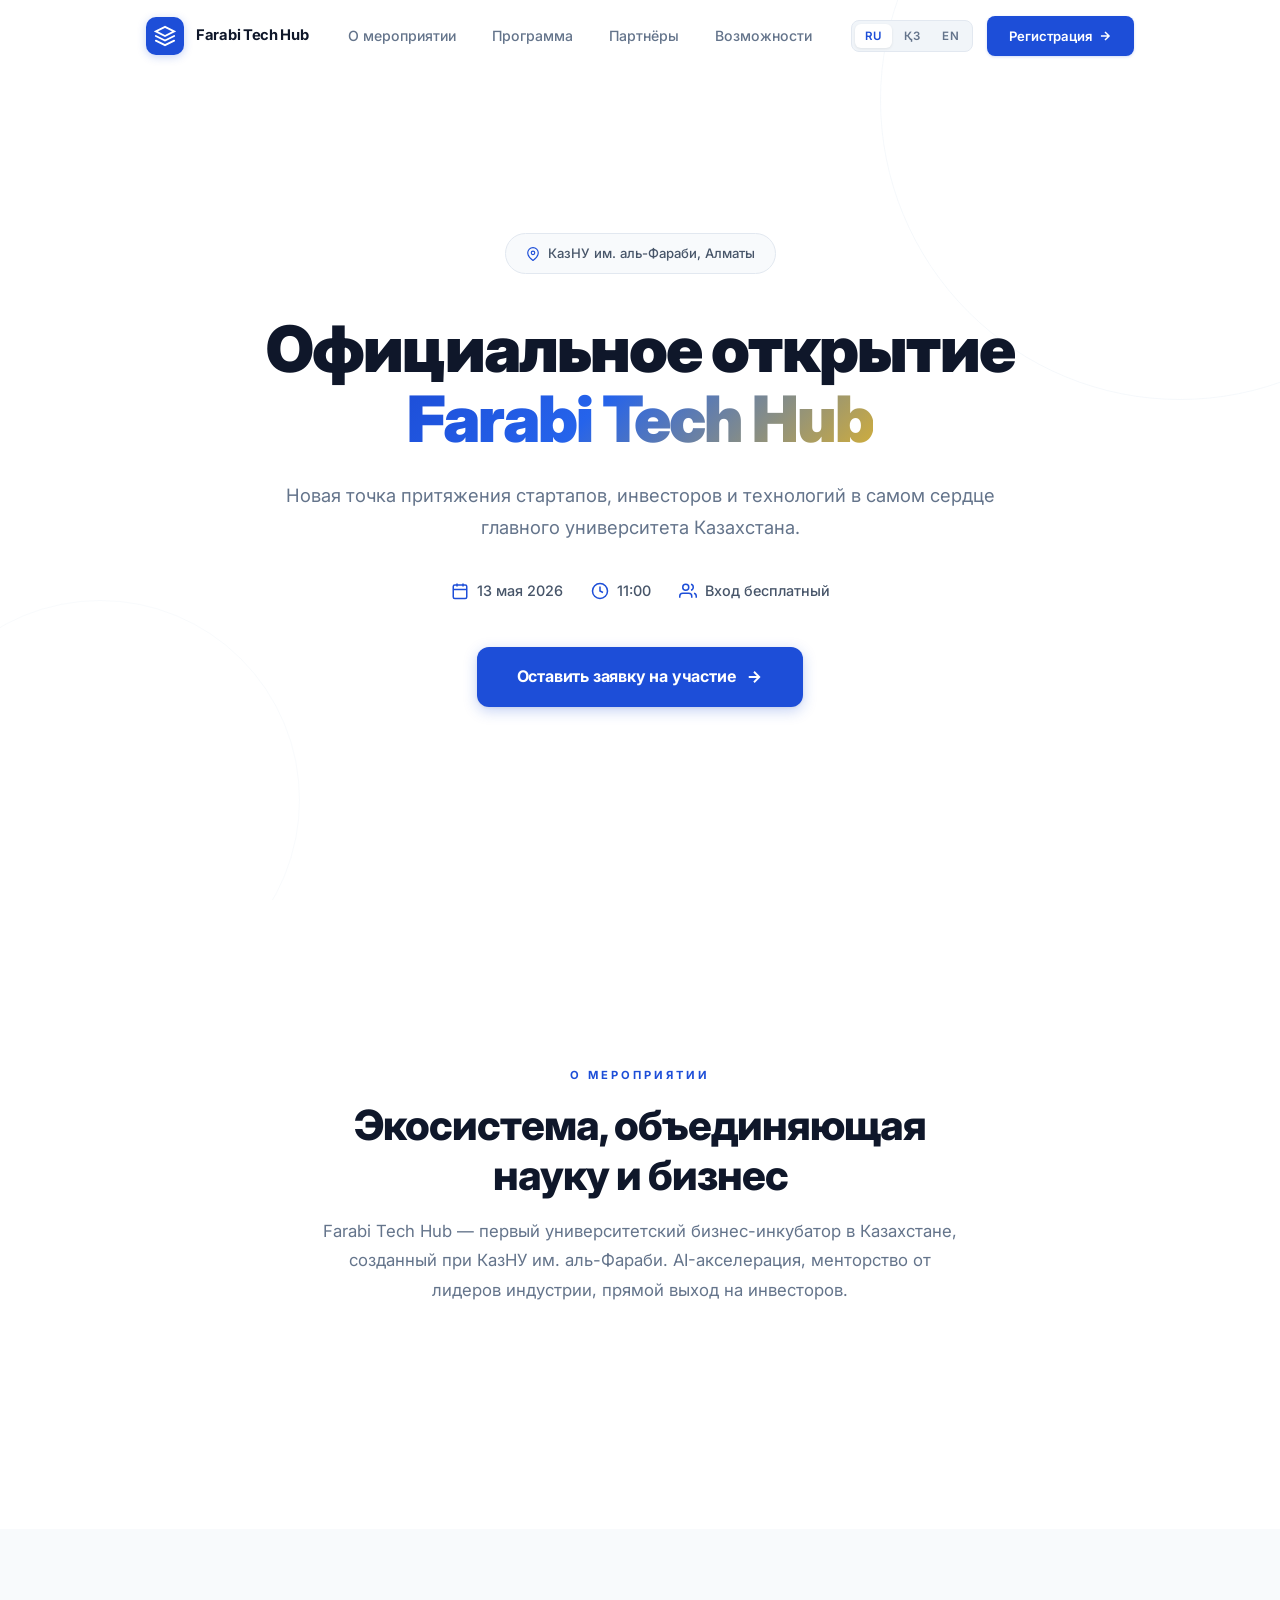
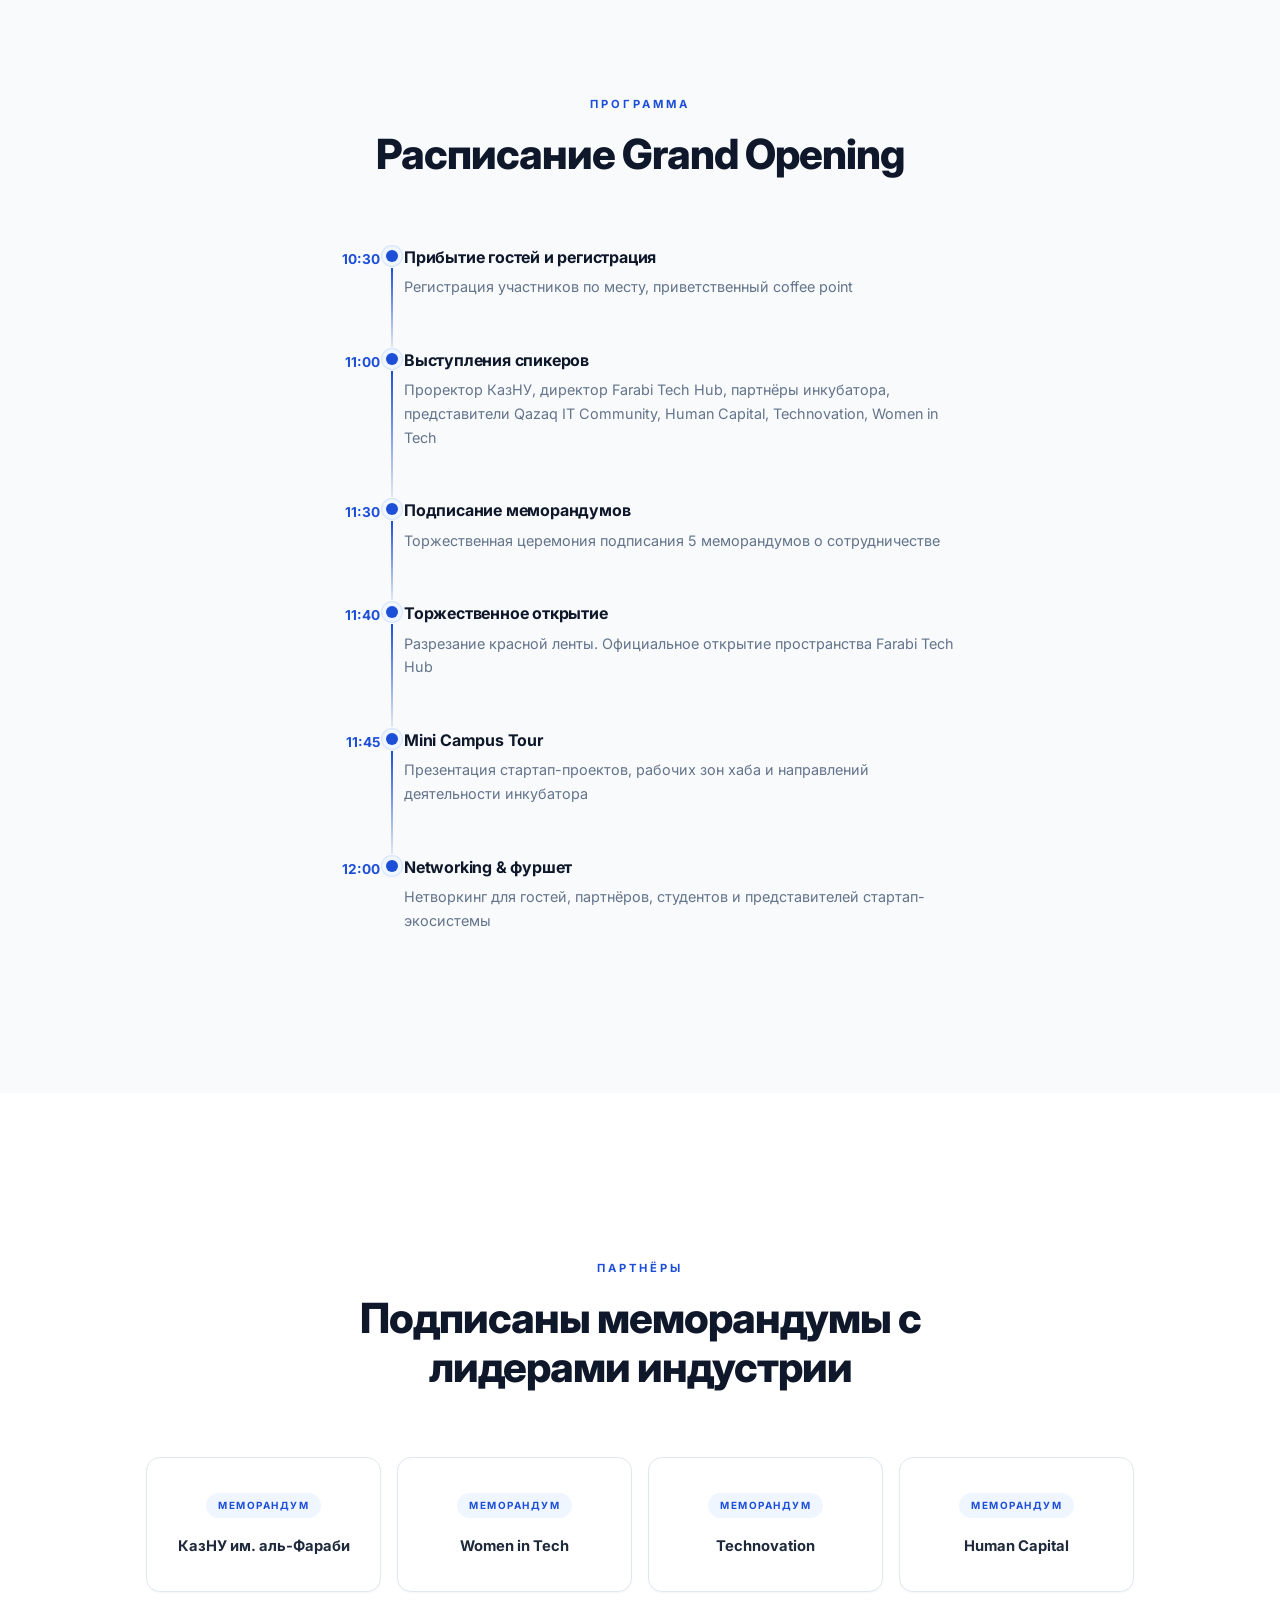
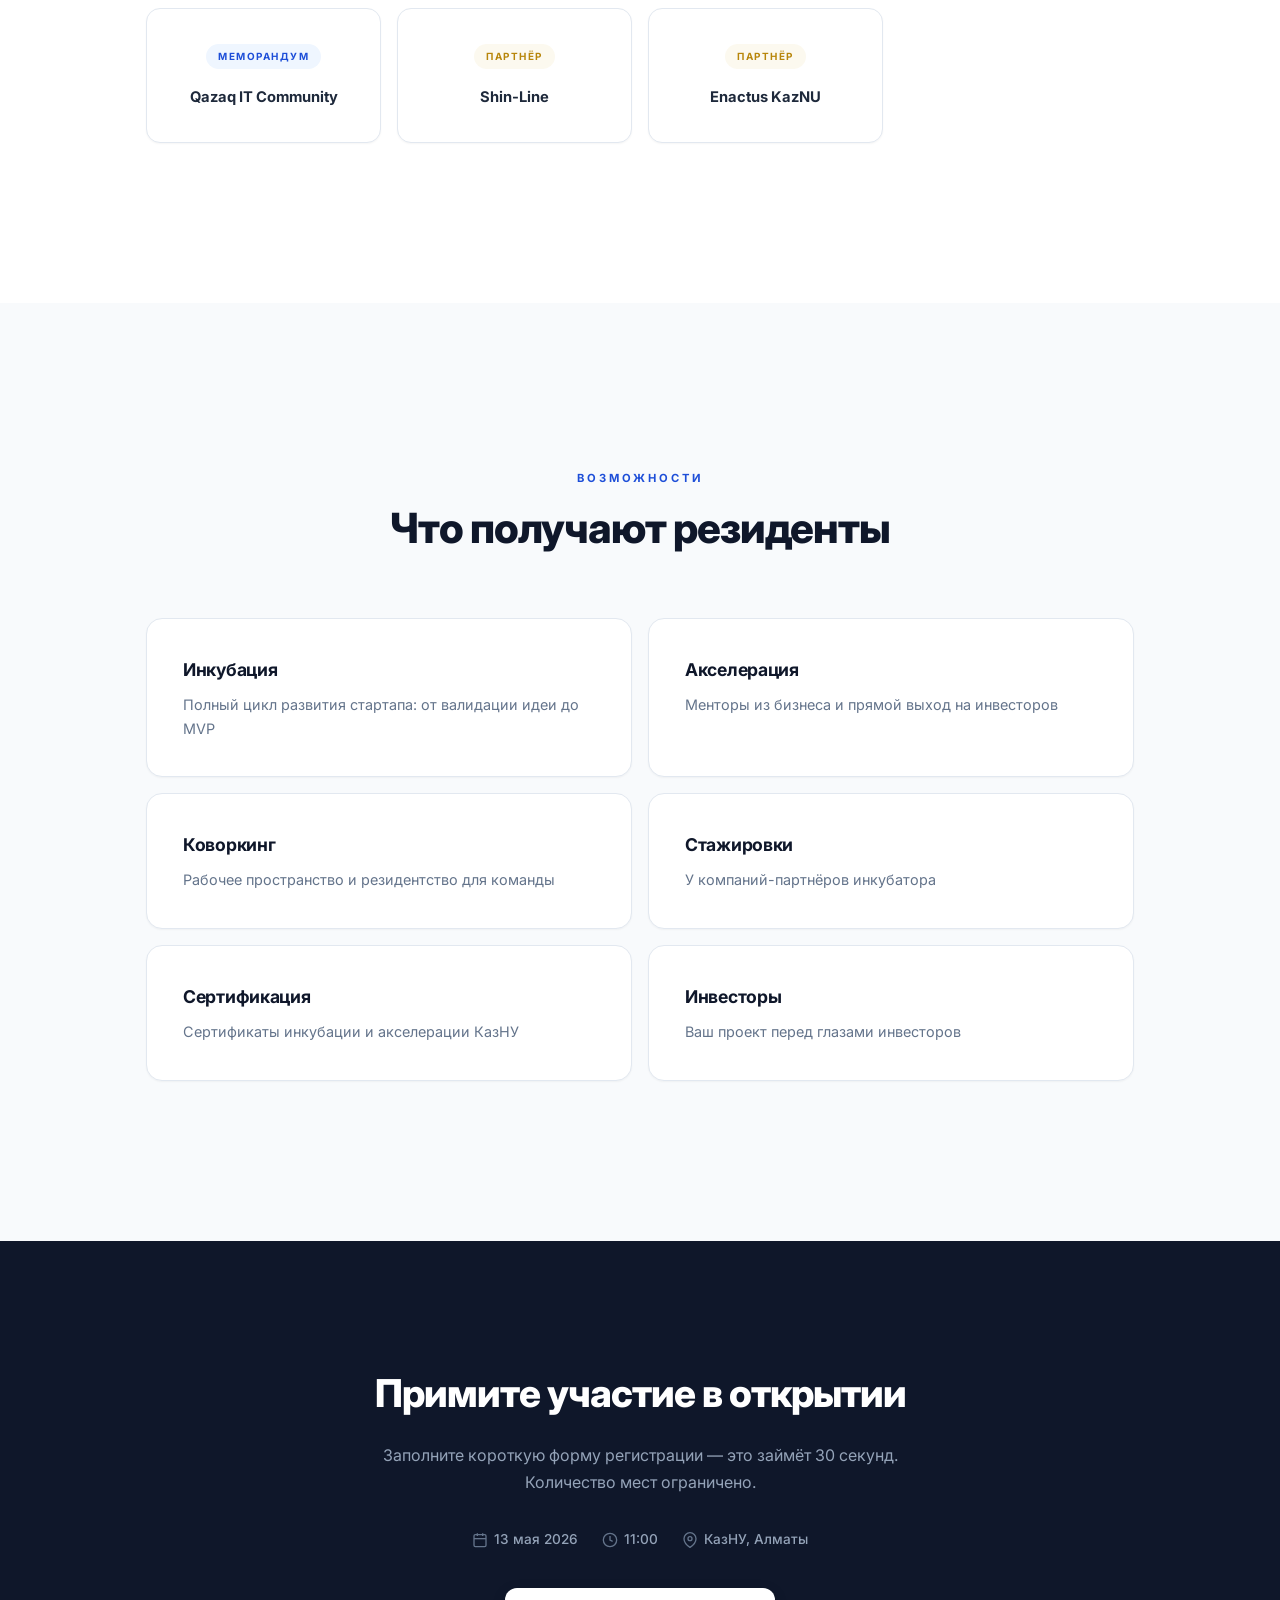
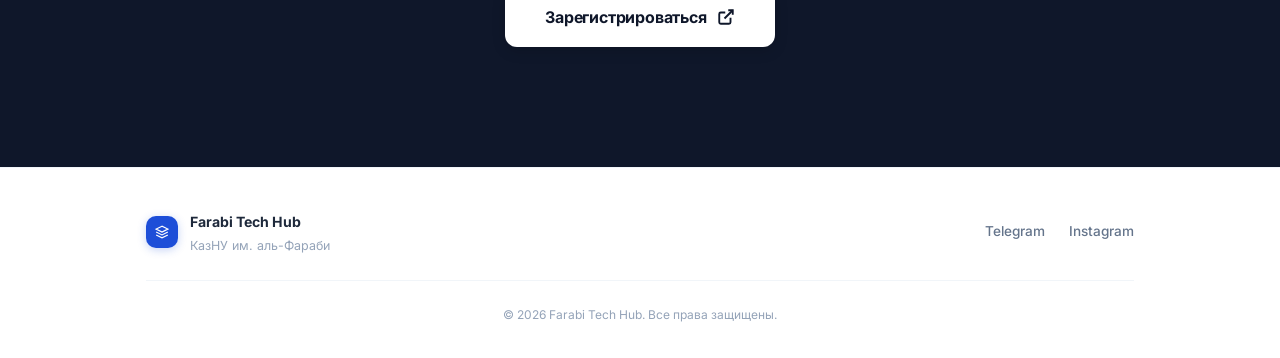
<file: index.html>
<!DOCTYPE html>
<html lang="ru">
<head>
    <meta charset="UTF-8">
    <meta name="viewport" content="width=device-width, initial-scale=1.0">
    <title>Farabi Tech Hub — Официальное открытие | 13 мая 2026</title>
    <meta name="description" content="Grand Opening первого университетского бизнес-инкубатора при КазНУ им. аль-Фараби. 13 мая 2026, Алматы.">
    <link rel="preconnect" href="https://fonts.googleapis.com">
    <link rel="preconnect" href="https://fonts.gstatic.com" crossorigin>
    <link href="https://fonts.googleapis.com/css2?family=Inter:wght@300;400;500;600;700;800;900&display=swap" rel="stylesheet">
    <link rel="stylesheet" href="style.css">
</head>
<body>

    <!-- NAVBAR -->
    <header class="nav" id="nav">
        <div class="nav-wrap">
            <a href="#" class="nav-brand">
                <div class="nav-logo-mark">
                    <svg width="22" height="22" viewBox="0 0 24 24" fill="none" stroke="currentColor" stroke-width="2" stroke-linecap="round"><path d="M12 2L2 7l10 5 10-5-10-5z"/><path d="M2 17l10 5 10-5"/><path d="M2 12l10 5 10-5"/></svg>
                </div>
                <span class="nav-brand-text">Farabi Tech Hub</span>
            </a>
            <nav class="nav-links" id="navLinks">
                <a href="#about" data-i18n="nav.about">О мероприятии</a>
                <a href="#program" data-i18n="nav.program">Программа</a>
                <a href="#partners" data-i18n="nav.partners">Партнёры</a>
                <a href="#benefits" data-i18n="nav.benefits">Возможности</a>
            </nav>
            <div class="nav-right">
                <div class="lang-switch" id="langSwitch">
                    <button class="lang-btn active" data-lang="ru">RU</button>
                    <button class="lang-btn" data-lang="kz">ҚЗ</button>
                    <button class="lang-btn" data-lang="en">EN</button>
                </div>
                <a href="https://docs.google.com/forms/d/e/1FAIpQLSf0MDfAIQCAzPs-ODHomhlww-L9MJOvRBGSHeD6vTpDJBPzBA/viewform" target="_blank" data-form-link class="nav-cta">
                    <span data-i18n="nav.cta">Регистрация</span>
                    <svg width="14" height="14" viewBox="0 0 24 24" fill="none" stroke="currentColor" stroke-width="2.5"><path d="M5 12h14M12 5l7 7-7 7"/></svg>
                </a>
            </div>
            <button class="nav-burger" id="burger" aria-label="Меню"><span></span><span></span><span></span></button>
        </div>
    </header>

    <!-- HERO -->
    <section class="hero" id="hero">
        <div class="hero-inner">
            <div class="hero-badge">
                <svg width="14" height="14" viewBox="0 0 24 24" fill="none" stroke="currentColor" stroke-width="2"><path d="M21 10c0 7-9 13-9 13s-9-6-9-13a9 9 0 0 1 18 0z"/><circle cx="12" cy="10" r="3"/></svg>
                <span data-i18n="hero.badge">КазНУ им. аль-Фараби, Алматы</span>
            </div>
            <h1 class="hero-title">
                <span data-i18n="hero.title">Официальное открытие</span><br>
                <span class="hero-title-accent">Farabi Tech Hub</span>
            </h1>
            <p class="hero-sub" data-i18n="hero.sub">
                Новая точка притяжения стартапов, инвесторов и технологий в самом сердце главного университета Казахстана.
            </p>
            <div class="hero-meta">
                <div class="hero-meta-item">
                    <svg width="18" height="18" viewBox="0 0 24 24" fill="none" stroke="currentColor" stroke-width="2"><rect x="3" y="4" width="18" height="18" rx="2"/><line x1="16" y1="2" x2="16" y2="6"/><line x1="8" y1="2" x2="8" y2="6"/><line x1="3" y1="10" x2="21" y2="10"/></svg>
                    <span data-i18n="hero.date">13 мая 2026</span>
                </div>
                <div class="hero-meta-item">
                    <svg width="18" height="18" viewBox="0 0 24 24" fill="none" stroke="currentColor" stroke-width="2"><circle cx="12" cy="12" r="10"/><polyline points="12 6 12 12 16 14"/></svg>
                    <span>11:00</span>
                </div>
                <div class="hero-meta-item">
                    <svg width="18" height="18" viewBox="0 0 24 24" fill="none" stroke="currentColor" stroke-width="2"><path d="M17 21v-2a4 4 0 0 0-4-4H5a4 4 0 0 0-4 4v2"/><circle cx="9" cy="7" r="4"/><path d="M23 21v-2a4 4 0 0 0-3-3.87"/><path d="M16 3.13a4 4 0 0 1 0 7.75"/></svg>
                    <span data-i18n="hero.free">Вход бесплатный</span>
                </div>
            </div>
            <a href="https://docs.google.com/forms/d/e/1FAIpQLSf0MDfAIQCAzPs-ODHomhlww-L9MJOvRBGSHeD6vTpDJBPzBA/viewform" target="_blank" data-form-link class="hero-cta">
                <span data-i18n="hero.cta">Оставить заявку на участие</span>
                <svg width="18" height="18" viewBox="0 0 24 24" fill="none" stroke="currentColor" stroke-width="2.5"><path d="M5 12h14M12 5l7 7-7 7"/></svg>
            </a>
        </div>
        <div class="hero-decor">
            <div class="hero-circle hero-circle--1"></div>
            <div class="hero-circle hero-circle--2"></div>
        </div>
    </section>

    <!-- ABOUT -->
    <section class="section section--white" id="about">
        <div class="container">
            <div class="section-header">
                <span class="section-tag" data-i18n="about.tag">О мероприятии</span>
                <h2 class="section-title" data-i18n="about.title">Экосистема, объединяющая науку и бизнес</h2>
                <p class="section-desc" data-i18n="about.desc">Farabi Tech Hub — первый университетский бизнес-инкубатор в Казахстане, созданный при КазНУ им. аль-Фараби. AI-акселерация, менторство от лидеров индустрии, прямой выход на инвесторов.</p>
            </div>
        </div>
    </section>

    <!-- PROGRAM -->
    <section class="section section--slate" id="program">
        <div class="container">
            <div class="section-header">
                <span class="section-tag" data-i18n="prog.tag">Программа</span>
                <h2 class="section-title" data-i18n="prog.title">Расписание Grand Opening</h2>
            </div>
            <div class="timeline">
                <div class="tl-item">
                    <div class="tl-time">10:30</div>
                    <div class="tl-dot"></div>
                    <div class="tl-content">
                        <h3 data-i18n="prog.1.title">Прибытие гостей и регистрация</h3>
                        <p data-i18n="prog.1.desc">Регистрация участников по месту, приветственный coffee point</p>
                    </div>
                </div>
                <div class="tl-item">
                    <div class="tl-time">11:00</div>
                    <div class="tl-dot"></div>
                    <div class="tl-content">
                        <h3 data-i18n="prog.2.title">Выступления спикеров</h3>
                        <p data-i18n="prog.2.desc">Проректор КазНУ, директор Farabi Tech Hub, партнёры инкубатора, представители Qazaq IT Community, Human Capital, Technovation, Women in Tech</p>
                    </div>
                </div>
                <div class="tl-item">
                    <div class="tl-time">11:30</div>
                    <div class="tl-dot"></div>
                    <div class="tl-content">
                        <h3 data-i18n="prog.3.title">Подписание меморандумов</h3>
                        <p data-i18n="prog.3.desc">Торжественная церемония подписания 5 меморандумов о сотрудничестве</p>
                    </div>
                </div>
                <div class="tl-item">
                    <div class="tl-time">11:40</div>
                    <div class="tl-dot"></div>
                    <div class="tl-content">
                        <h3 data-i18n="prog.4.title">Торжественное открытие</h3>
                        <p data-i18n="prog.4.desc">Разрезание красной ленты. Официальное открытие пространства Farabi Tech Hub</p>
                    </div>
                </div>
                <div class="tl-item">
                    <div class="tl-time">11:45</div>
                    <div class="tl-dot"></div>
                    <div class="tl-content">
                        <h3 data-i18n="prog.5.title">Mini Campus Tour</h3>
                        <p data-i18n="prog.5.desc">Презентация стартап-проектов, рабочих зон хаба и направлений деятельности инкубатора</p>
                    </div>
                </div>
                <div class="tl-item">
                    <div class="tl-time">12:00</div>
                    <div class="tl-dot"></div>
                    <div class="tl-content">
                        <h3 data-i18n="prog.6.title">Networking & фуршет</h3>
                        <p data-i18n="prog.6.desc">Нетворкинг для гостей, партнёров, студентов и представителей стартап-экосистемы</p>
                    </div>
                </div>
            </div>
        </div>
    </section>

    <!-- PARTNERS -->
    <section class="section section--white" id="partners">
        <div class="container">
            <div class="section-header">
                <span class="section-tag" data-i18n="part.tag">Партнёры</span>
                <h2 class="section-title" data-i18n="part.title">Подписаны меморандумы с лидерами индустрии</h2>
            </div>
            <div class="partners-grid">
                <div class="p-card"><div class="p-badge p-badge--memo" data-i18n="part.memo">Меморандум</div><div class="p-name">КазНУ им. аль-Фараби</div></div>
                <div class="p-card"><div class="p-badge p-badge--memo" data-i18n="part.memo">Меморандум</div><div class="p-name">Women in Tech</div></div>
                <div class="p-card"><div class="p-badge p-badge--memo" data-i18n="part.memo">Меморандум</div><div class="p-name">Technovation</div></div>
                <div class="p-card"><div class="p-badge p-badge--memo" data-i18n="part.memo">Меморандум</div><div class="p-name">Human Capital</div></div>
                <div class="p-card"><div class="p-badge p-badge--memo" data-i18n="part.memo">Меморандум</div><div class="p-name">Qazaq IT Community</div></div>
                <div class="p-card"><div class="p-badge p-badge--part" data-i18n="part.partner">Партнёр</div><div class="p-name">Shin-Line</div></div>
                <div class="p-card"><div class="p-badge p-badge--part" data-i18n="part.partner">Партнёр</div><div class="p-name">Enactus KazNU</div></div>

            </div>
        </div>
    </section>

    <!-- BENEFITS -->
    <section class="section section--slate" id="benefits">
        <div class="container">
            <div class="section-header">
                <span class="section-tag" data-i18n="ben.tag">Возможности</span>
                <h2 class="section-title" data-i18n="ben.title">Что получают резиденты</h2>
            </div>
            <div class="benefits-grid">
                <div class="b-card"><h3 data-i18n="ben.incub.title">Инкубация</h3><p data-i18n="ben.incub.desc">Полный цикл развития стартапа: от валидации идеи до MVP</p></div>
                <div class="b-card"><h3 data-i18n="ben.accel.title">Акселерация</h3><p data-i18n="ben.accel.desc">Менторы из бизнеса и прямой выход на инвесторов</p></div>
                <div class="b-card"><h3 data-i18n="ben.cow.title">Коворкинг</h3><p data-i18n="ben.cow.desc">Рабочее пространство и резидентство для команды</p></div>
                <div class="b-card"><h3 data-i18n="ben.intern.title">Стажировки</h3><p data-i18n="ben.intern.desc">У компаний-партнёров инкубатора</p></div>
                <div class="b-card"><h3 data-i18n="ben.cert.title">Сертификация</h3><p data-i18n="ben.cert.desc">Сертификаты инкубации и акселерации КазНУ</p></div>
                <div class="b-card"><h3 data-i18n="ben.investors.title">Инвесторы</h3><p data-i18n="ben.investors.desc">Ваш проект перед глазами инвесторов</p></div>
            </div>
        </div>
    </section>

    <!-- FINAL CTA -->
    <section class="cta-final" id="register">
        <div class="container">
            <div class="cta-inner">
                <h2 data-i18n="cta.title">Примите участие в открытии</h2>
                <p data-i18n="cta.desc">Заполните короткую форму регистрации — это займёт 30 секунд. Количество мест ограничено.</p>
                <div class="cta-details">
                    <span>
                        <svg width="16" height="16" viewBox="0 0 24 24" fill="none" stroke="currentColor" stroke-width="2"><rect x="3" y="4" width="18" height="18" rx="2"/><line x1="16" y1="2" x2="16" y2="6"/><line x1="8" y1="2" x2="8" y2="6"/><line x1="3" y1="10" x2="21" y2="10"/></svg>
                        <span data-i18n="hero.date">13 мая 2026</span>
                    </span>
                    <span>
                        <svg width="16" height="16" viewBox="0 0 24 24" fill="none" stroke="currentColor" stroke-width="2"><circle cx="12" cy="12" r="10"/><polyline points="12 6 12 12 16 14"/></svg>
                        11:00
                    </span>
                    <span>
                        <svg width="16" height="16" viewBox="0 0 24 24" fill="none" stroke="currentColor" stroke-width="2"><path d="M21 10c0 7-9 13-9 13s-9-6-9-13a9 9 0 0 1 18 0z"/><circle cx="12" cy="10" r="3"/></svg>
                        <span data-i18n="cta.location">КазНУ, Алматы</span>
                    </span>
                </div>
                <a href="https://docs.google.com/forms/d/e/1FAIpQLSf0MDfAIQCAzPs-ODHomhlww-L9MJOvRBGSHeD6vTpDJBPzBA/viewform" target="_blank" data-form-link class="hero-cta">
                    <span data-i18n="cta.btn">Зарегистрироваться</span>
                    <svg width="18" height="18" viewBox="0 0 24 24" fill="none" stroke="currentColor" stroke-width="2.5"><path d="M18 13v6a2 2 0 0 1-2 2H5a2 2 0 0 1-2-2V8a2 2 0 0 1 2-2h6"/><polyline points="15 3 21 3 21 9"/><line x1="10" y1="14" x2="21" y2="3"/></svg>
                </a>
            </div>
        </div>
    </section>

    <!-- FOOTER -->
    <footer class="footer">
        <div class="container">
            <div class="footer-inner">
                <div class="footer-brand">
                    <div class="nav-logo-mark nav-logo-mark--sm">
                        <svg width="16" height="16" viewBox="0 0 24 24" fill="none" stroke="currentColor" stroke-width="2"><path d="M12 2L2 7l10 5 10-5-10-5z"/><path d="M2 17l10 5 10-5"/><path d="M2 12l10 5 10-5"/></svg>
                    </div>
                    <div>
                        <strong>Farabi Tech Hub</strong>
                        <p data-i18n="footer.uni">КазНУ им. аль-Фараби</p>
                    </div>
                </div>
                <div class="footer-links">
                    <a href="https://t.me/dinazavr777" target="_blank">Telegram</a>
                    <a href="https://www.instagram.com/farabi_tech_hub" target="_blank">Instagram</a>
                </div>
            </div>
            <div class="footer-bottom">
                <p data-i18n="footer.copy">&copy; 2026 Farabi Tech Hub. Все права защищены.</p>
            </div>
        </div>
    </footer>

    <script src="script.js"></script>
</body>
</html>
</file>
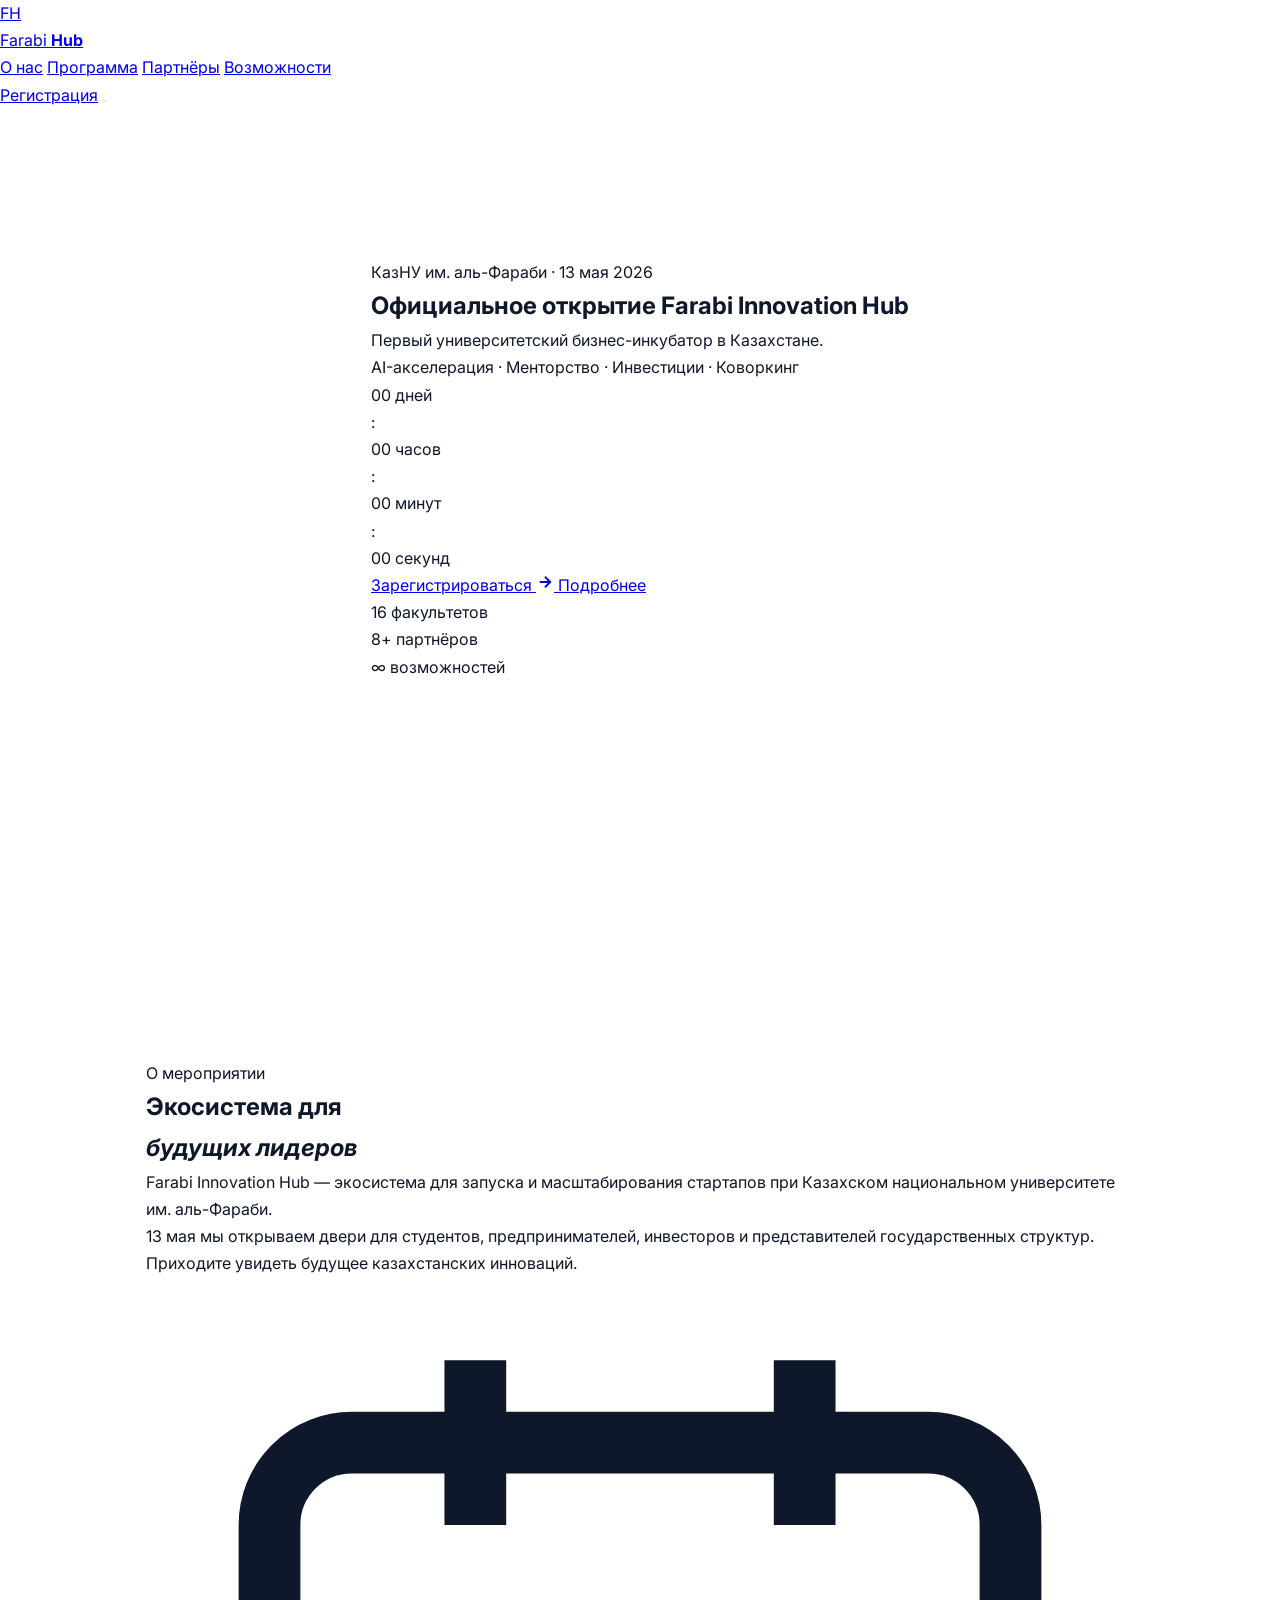
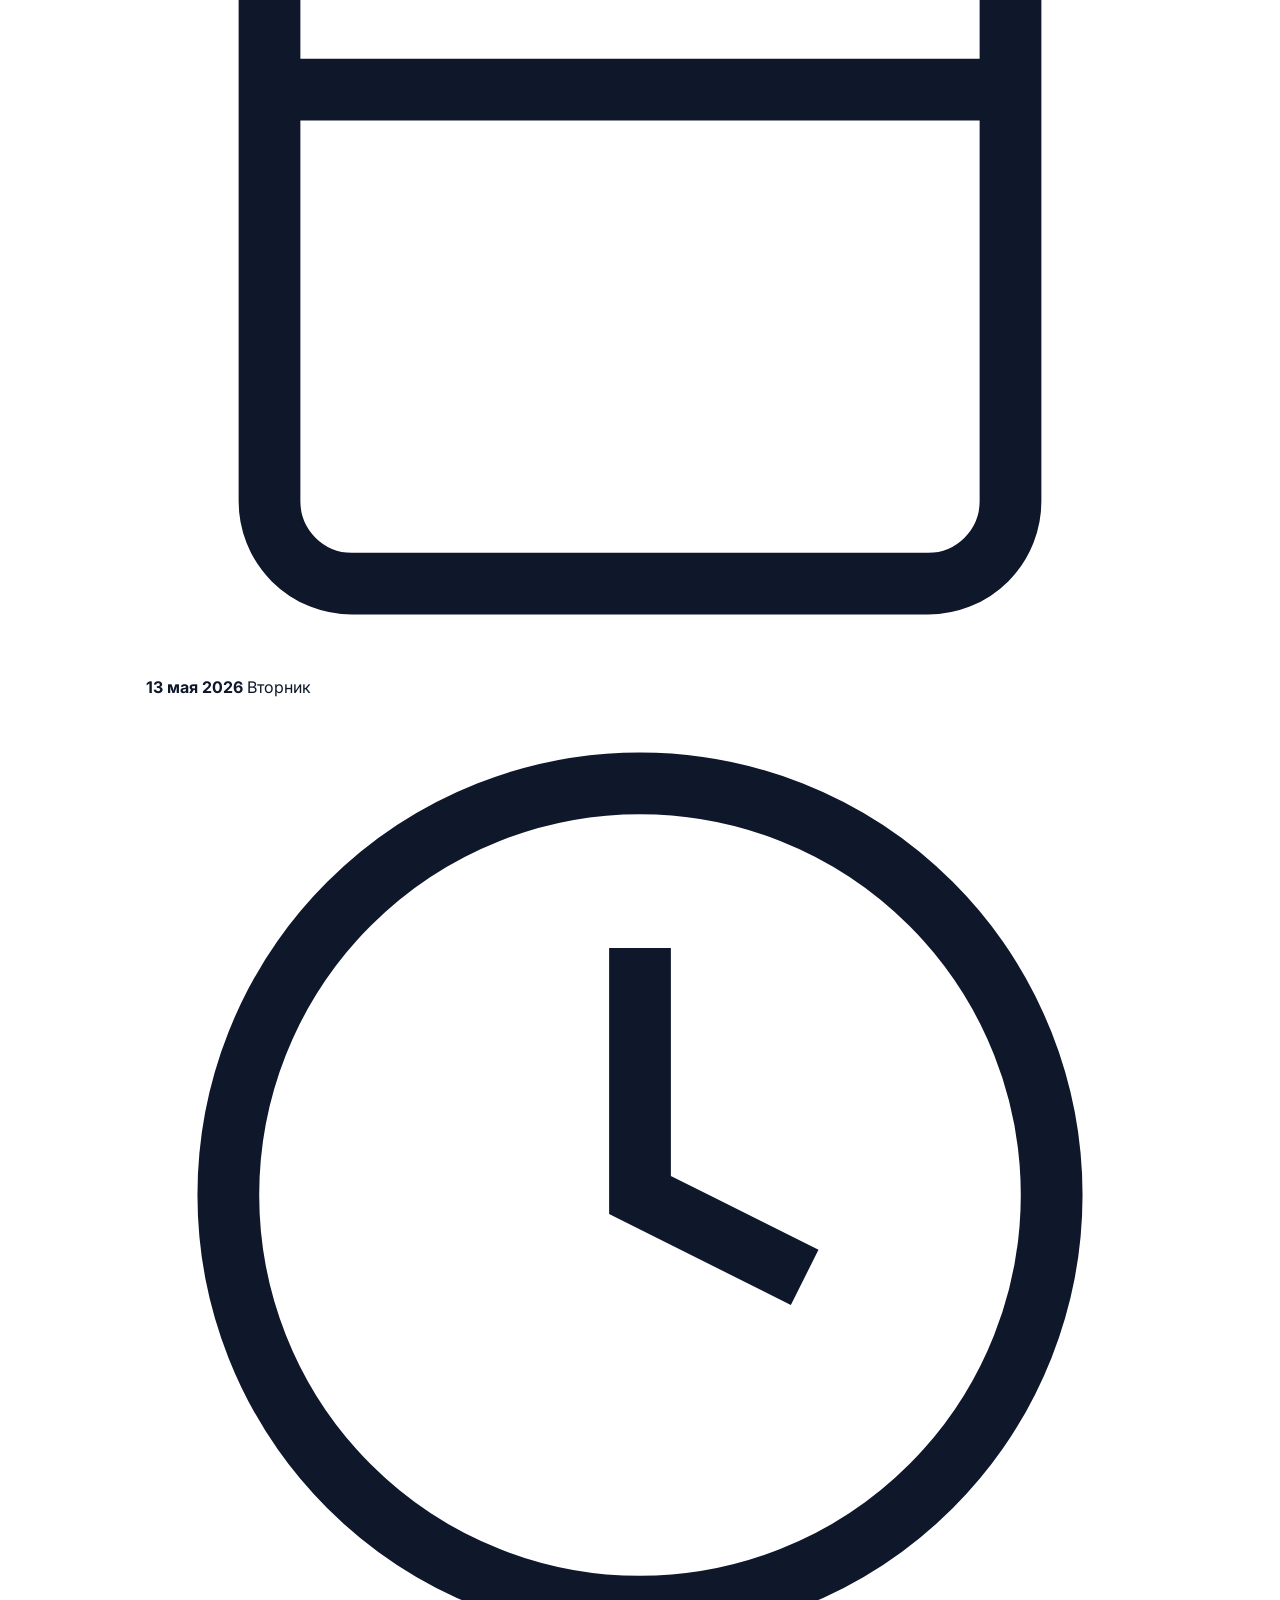
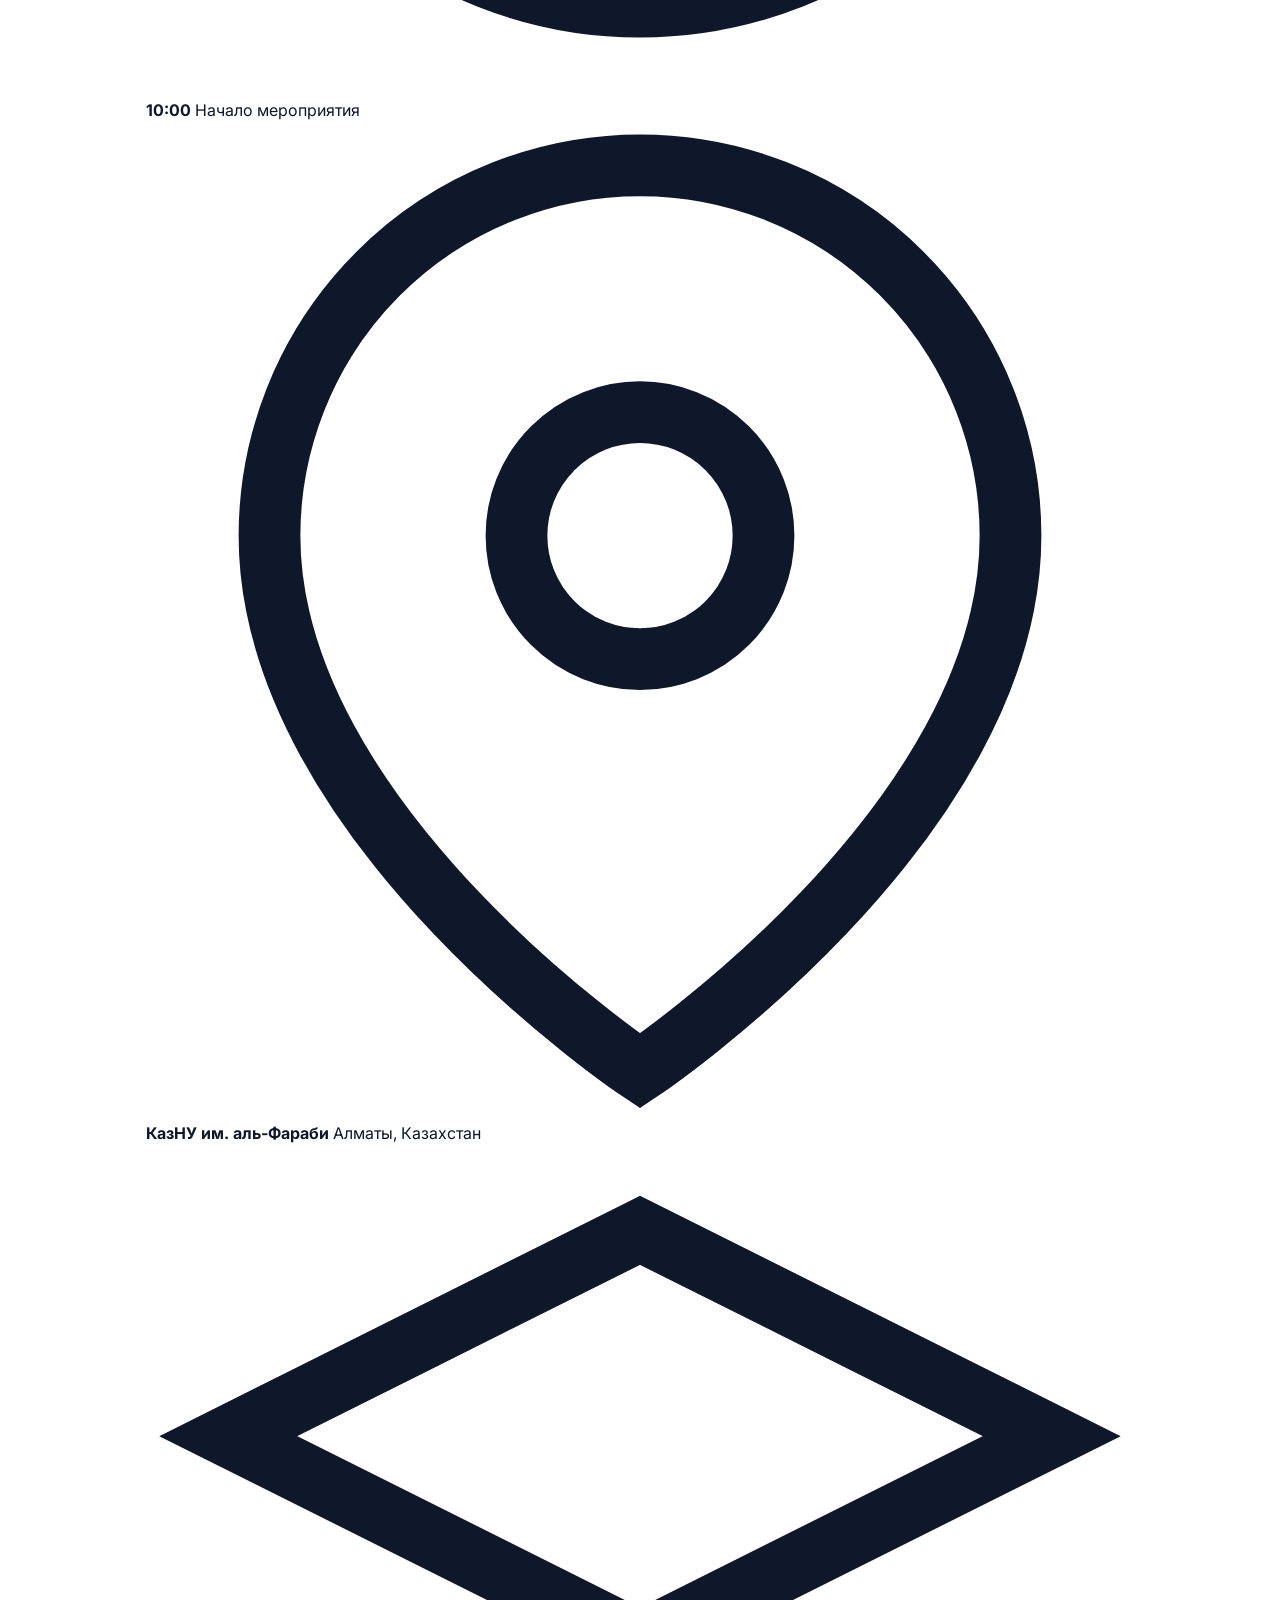
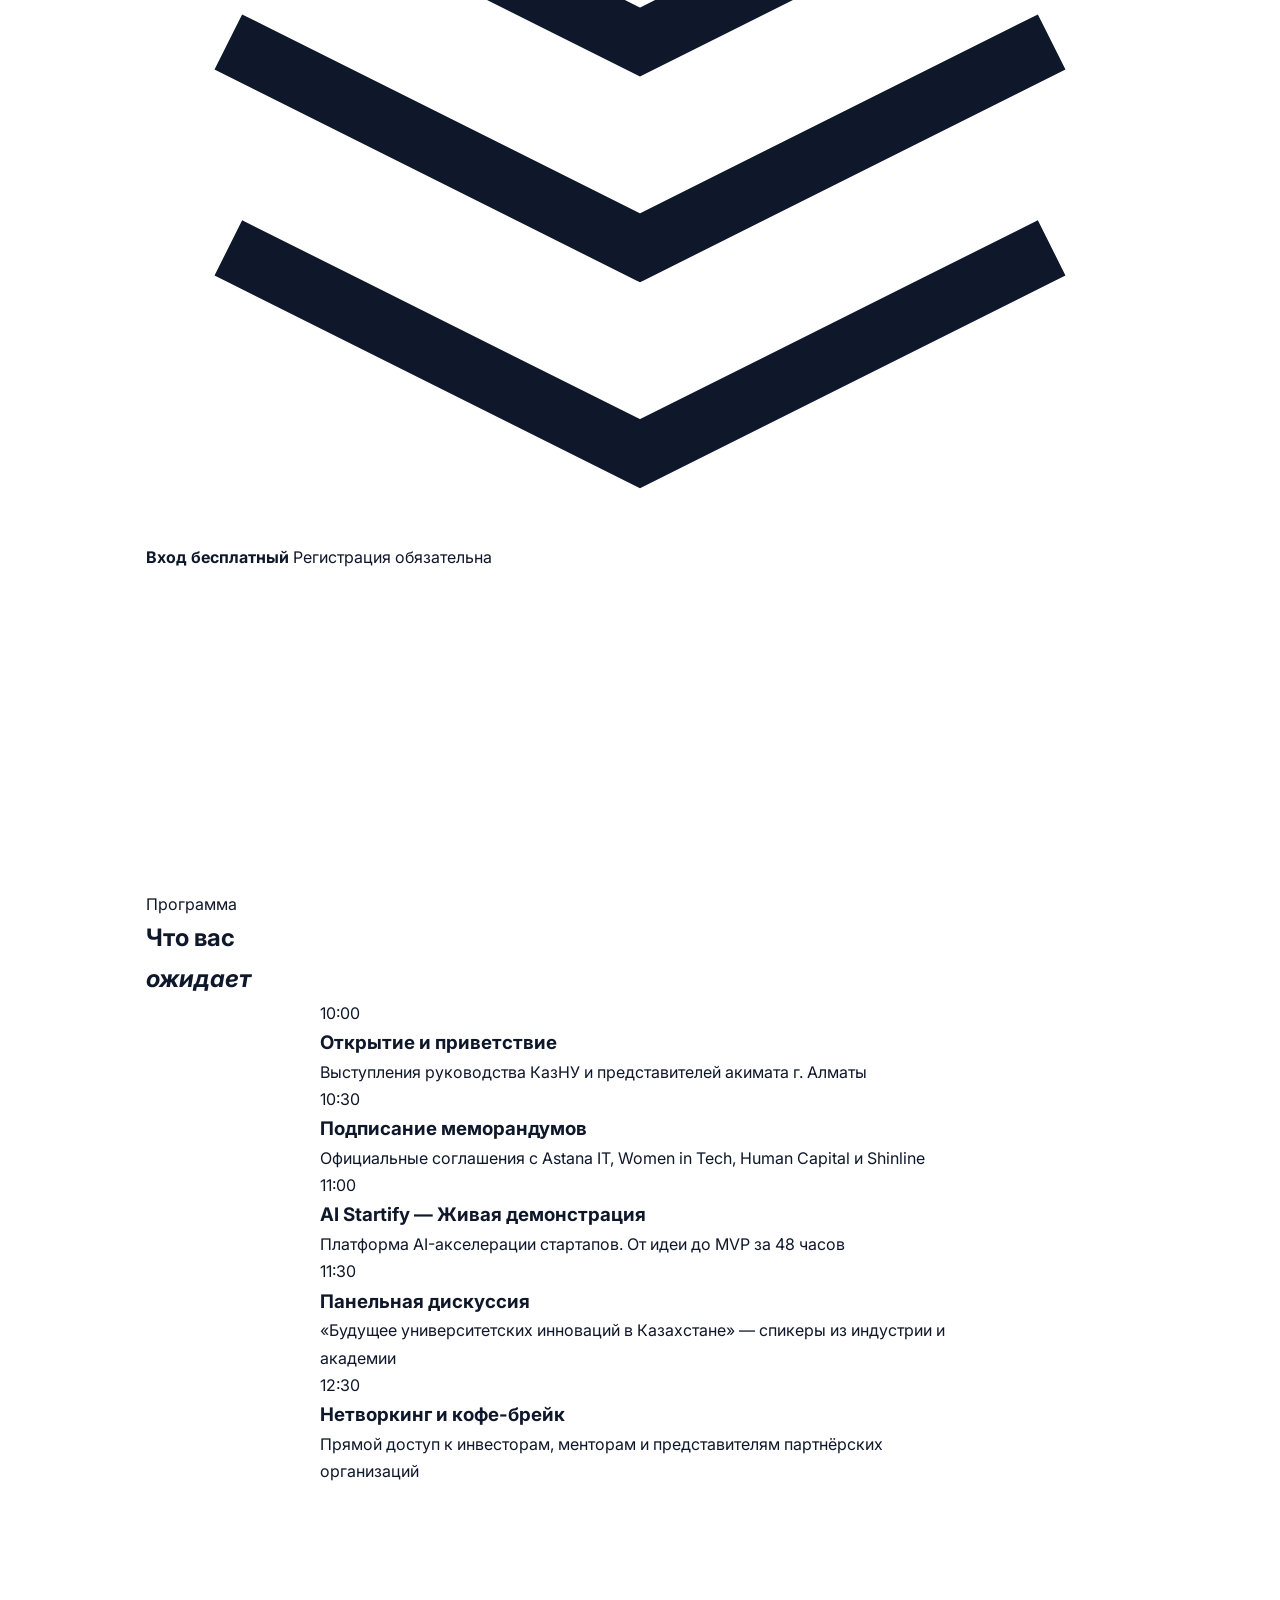
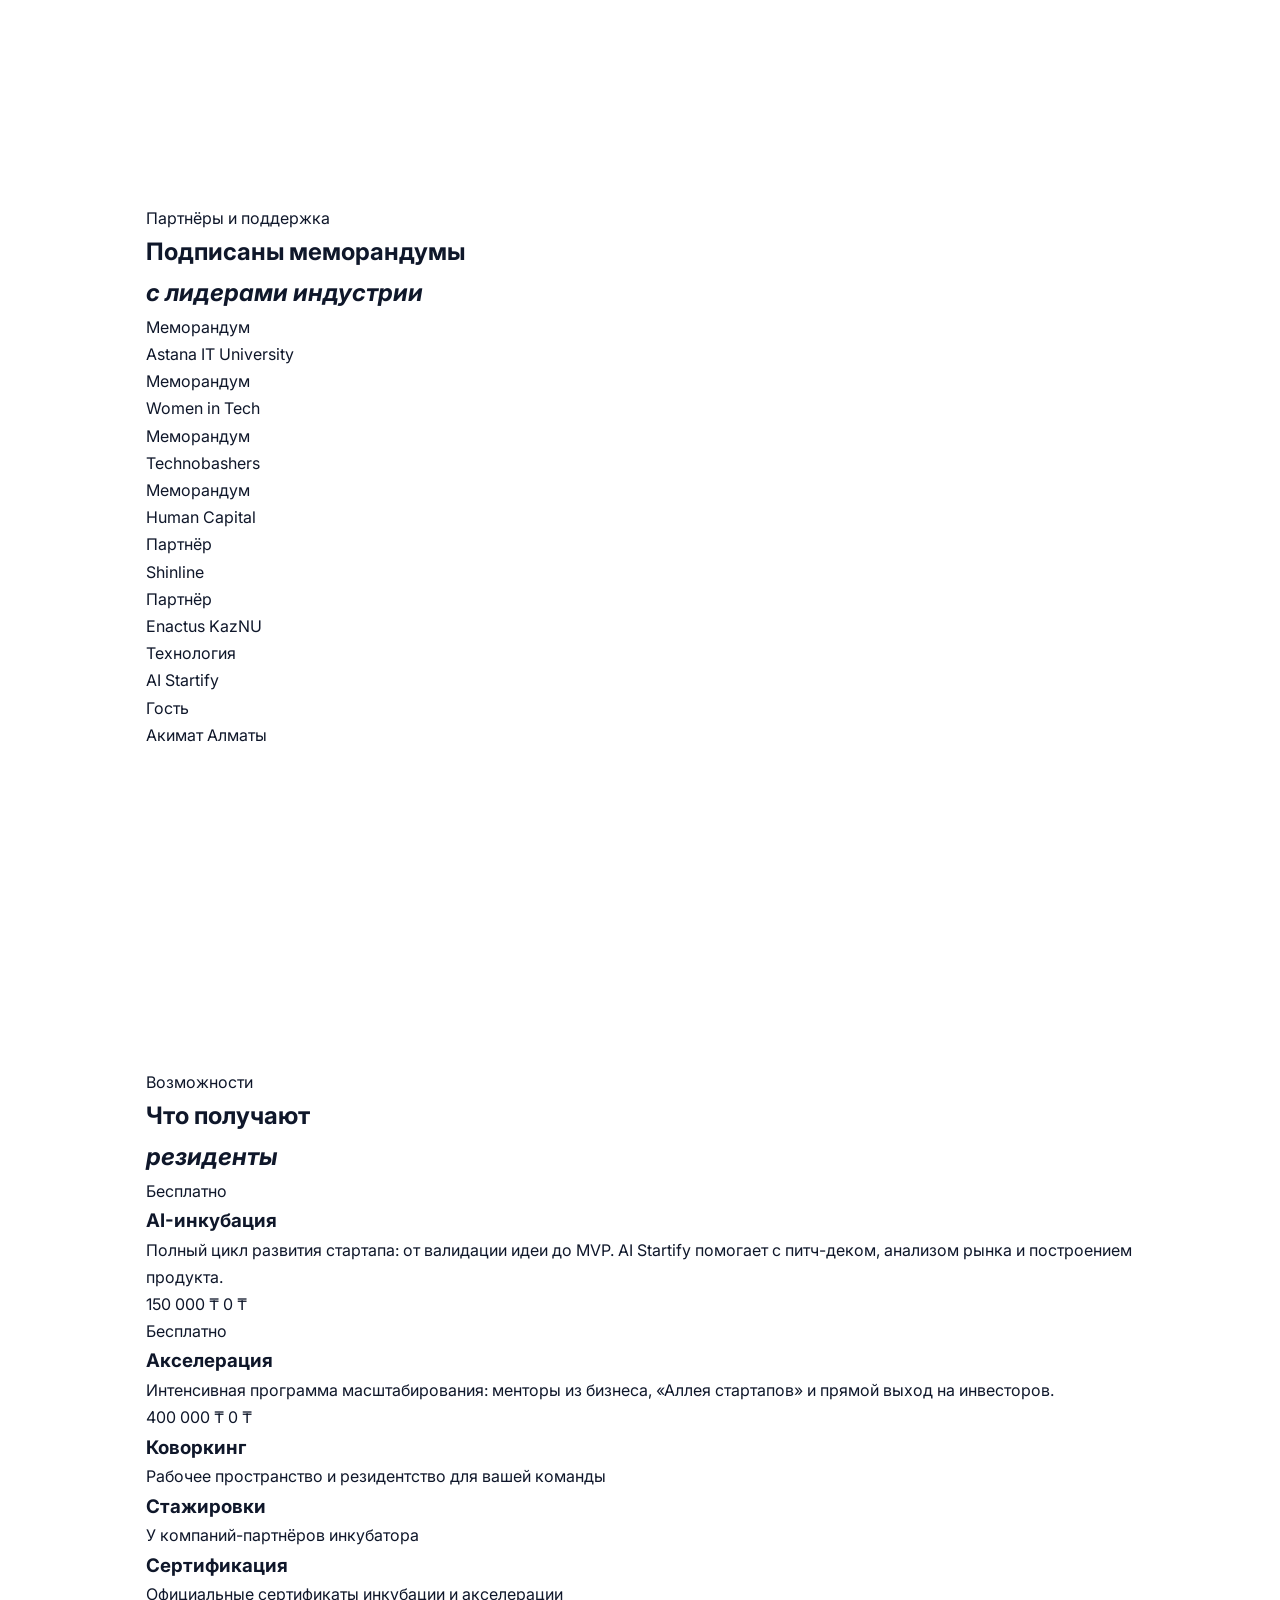
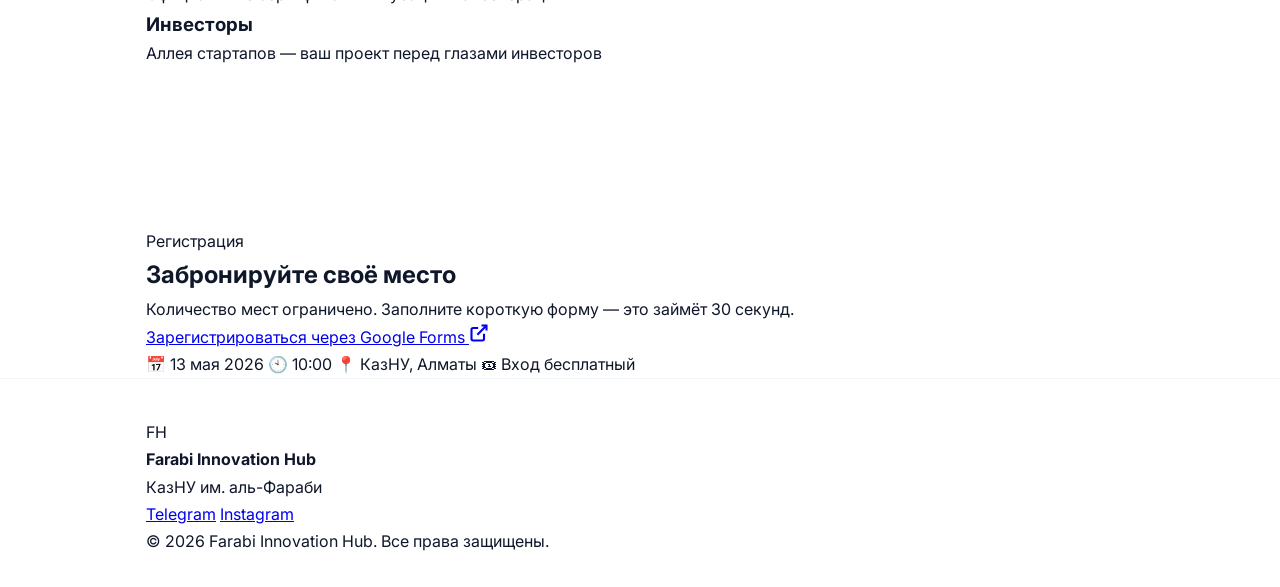
<file: index_v2_backup.html>
<!DOCTYPE html>
<html lang="ru">
<head>
    <meta charset="UTF-8">
    <meta name="viewport" content="width=device-width, initial-scale=1.0">
    <title>Farabi Innovation Hub — Открытие 13 мая 2026</title>
    <meta name="description" content="Официальное открытие первого университетского бизнес-инкубатора при КазНУ им. аль-Фараби. 13 мая 2026, Алматы.">
    <link rel="preconnect" href="https://fonts.googleapis.com">
    <link rel="preconnect" href="https://fonts.gstatic.com" crossorigin>
    <link href="https://fonts.googleapis.com/css2?family=Inter:wght@300;400;500;600;700;800&family=Playfair+Display:wght@400;500;600;700&display=swap" rel="stylesheet">
    <link rel="stylesheet" href="style.css">
</head>
<body>

    <!-- NAV -->
    <header class="nav" id="nav">
        <div class="nav__wrap">
            <a href="#" class="nav__brand">
                <div class="nav__logo">FH</div>
                <span>Farabi <strong>Hub</strong></span>
            </a>
            <nav class="nav__links" id="navLinks">
                <a href="#about">О нас</a>
                <a href="#program">Программа</a>
                <a href="#partners">Партнёры</a>
                <a href="#benefits">Возможности</a>
            </nav>
            <a href="https://docs.google.com/forms/d/12quXjmk9-OKMhFv4rsVre1XoOycx0oO1ttrO6aRk6XI/viewform" target="_blank" class="nav__cta" id="navCta">Регистрация</a>
            <button class="nav__burger" id="burger" aria-label="Меню">
                <span></span><span></span><span></span>
            </button>
        </div>
    </header>

    <!-- HERO -->
    <section class="hero" id="hero">
        <div class="hero__bg">
            <div class="hero__gradient"></div>
            <div class="hero__grid-pattern"></div>
            <div class="hero__orbs">
                <div class="hero__orb hero__orb--1"></div>
                <div class="hero__orb hero__orb--2"></div>
                <div class="hero__orb hero__orb--3"></div>
            </div>
        </div>
        <div class="hero__content">
            <div class="hero__overline">
                <span class="hero__live-dot"></span>
                КазНУ им. аль-Фараби · 13 мая 2026
            </div>
            <h1 class="hero__title">
                <span class="hero__title-sm">Официальное открытие</span>
                <span class="hero__title-lg">Farabi</span>
                <span class="hero__title-lg hero__title-lg--accent">Innovation Hub</span>
            </h1>
            <p class="hero__sub">Первый университетский бизнес-инкубатор в Казахстане.<br>AI-акселерация · Менторство · Инвестиции · Коворкинг</p>

            <div class="hero__countdown" id="countdown">
                <div class="hero__cd-item">
                    <span class="hero__cd-num" id="cd-d">00</span>
                    <span class="hero__cd-label">дней</span>
                </div>
                <div class="hero__cd-sep">:</div>
                <div class="hero__cd-item">
                    <span class="hero__cd-num" id="cd-h">00</span>
                    <span class="hero__cd-label">часов</span>
                </div>
                <div class="hero__cd-sep">:</div>
                <div class="hero__cd-item">
                    <span class="hero__cd-num" id="cd-m">00</span>
                    <span class="hero__cd-label">минут</span>
                </div>
                <div class="hero__cd-sep">:</div>
                <div class="hero__cd-item">
                    <span class="hero__cd-num" id="cd-s">00</span>
                    <span class="hero__cd-label">секунд</span>
                </div>
            </div>

            <div class="hero__actions">
                <a href="https://docs.google.com/forms/d/12quXjmk9-OKMhFv4rsVre1XoOycx0oO1ttrO6aRk6XI/viewform" target="_blank" class="btn btn--primary" id="heroRegBtn">
                    Зарегистрироваться
                    <svg width="18" height="18" viewBox="0 0 24 24" fill="none" stroke="currentColor" stroke-width="2.5"><path d="M5 12h14M12 5l7 7-7 7"/></svg>
                </a>
                <a href="#about" class="btn btn--ghost">Подробнее</a>
            </div>

            <div class="hero__stats">
                <div class="hero__stat">
                    <span class="hero__stat-num">16</span>
                    <span class="hero__stat-label">факультетов</span>
                </div>
                <div class="hero__stat-divider"></div>
                <div class="hero__stat">
                    <span class="hero__stat-num">8+</span>
                    <span class="hero__stat-label">партнёров</span>
                </div>
                <div class="hero__stat-divider"></div>
                <div class="hero__stat">
                    <span class="hero__stat-num">∞</span>
                    <span class="hero__stat-label">возможностей</span>
                </div>
            </div>
        </div>
    </section>

    <!-- ABOUT -->
    <section class="section" id="about">
        <div class="container">
            <div class="section__header">
                <span class="section__tag">О мероприятии</span>
                <h2 class="section__title">Экосистема для<br><em>будущих лидеров</em></h2>
            </div>
            <div class="about__grid">
                <div class="about__text">
                    <p>Farabi Innovation Hub — экосистема для запуска и масштабирования стартапов при Казахском национальном университете им. аль-Фараби.</p>
                    <p>13 мая мы открываем двери для студентов, предпринимателей, инвесторов и представителей государственных структур. Приходите увидеть будущее казахстанских инноваций.</p>
                </div>
                <div class="about__cards">
                    <div class="info-card">
                        <div class="info-card__icon">
                            <svg viewBox="0 0 24 24" fill="none" stroke="currentColor" stroke-width="1.5"><rect x="3" y="4" width="18" height="18" rx="2"/><line x1="16" y1="2" x2="16" y2="6"/><line x1="8" y1="2" x2="8" y2="6"/><line x1="3" y1="10" x2="21" y2="10"/></svg>
                        </div>
                        <div>
                            <strong>13 мая 2026</strong>
                            <span>Вторник</span>
                        </div>
                    </div>
                    <div class="info-card">
                        <div class="info-card__icon">
                            <svg viewBox="0 0 24 24" fill="none" stroke="currentColor" stroke-width="1.5"><circle cx="12" cy="12" r="10"/><polyline points="12 6 12 12 16 14"/></svg>
                        </div>
                        <div>
                            <strong>10:00</strong>
                            <span>Начало мероприятия</span>
                        </div>
                    </div>
                    <div class="info-card">
                        <div class="info-card__icon">
                            <svg viewBox="0 0 24 24" fill="none" stroke="currentColor" stroke-width="1.5"><path d="M21 10c0 7-9 13-9 13s-9-6-9-13a9 9 0 0 1 18 0z"/><circle cx="12" cy="10" r="3"/></svg>
                        </div>
                        <div>
                            <strong>КазНУ им. аль-Фараби</strong>
                            <span>Алматы, Казахстан</span>
                        </div>
                    </div>
                    <div class="info-card info-card--accent">
                        <div class="info-card__icon">
                            <svg viewBox="0 0 24 24" fill="none" stroke="currentColor" stroke-width="1.5"><path d="M12 2L2 7l10 5 10-5-10-5z"/><path d="M2 17l10 5 10-5"/><path d="M2 12l10 5 10-5"/></svg>
                        </div>
                        <div>
                            <strong>Вход бесплатный</strong>
                            <span>Регистрация обязательна</span>
                        </div>
                    </div>
                </div>
            </div>
        </div>
    </section>

    <!-- PROGRAM -->
    <section class="section section--alt" id="program">
        <div class="container">
            <div class="section__header">
                <span class="section__tag">Программа</span>
                <h2 class="section__title">Что вас<br><em>ожидает</em></h2>
            </div>
            <div class="timeline">
                <div class="timeline__item">
                    <div class="timeline__time">10:00</div>
                    <div class="timeline__content">
                        <h3>Открытие и приветствие</h3>
                        <p>Выступления руководства КазНУ и представителей акимата г. Алматы</p>
                    </div>
                </div>
                <div class="timeline__item">
                    <div class="timeline__time">10:30</div>
                    <div class="timeline__content">
                        <h3>Подписание меморандумов</h3>
                        <p>Официальные соглашения с Astana IT, Women in Tech, Human Capital и Shinline</p>
                    </div>
                </div>
                <div class="timeline__item">
                    <div class="timeline__time">11:00</div>
                    <div class="timeline__content">
                        <h3>AI Startify — Живая демонстрация</h3>
                        <p>Платформа AI-акселерации стартапов. От идеи до MVP за 48 часов</p>
                    </div>
                </div>
                <div class="timeline__item">
                    <div class="timeline__time">11:30</div>
                    <div class="timeline__content">
                        <h3>Панельная дискуссия</h3>
                        <p>«Будущее университетских инноваций в Казахстане» — спикеры из индустрии и академии</p>
                    </div>
                </div>
                <div class="timeline__item">
                    <div class="timeline__time">12:30</div>
                    <div class="timeline__content">
                        <h3>Нетворкинг и кофе-брейк</h3>
                        <p>Прямой доступ к инвесторам, менторам и представителям партнёрских организаций</p>
                    </div>
                </div>
            </div>
        </div>
    </section>

    <!-- PARTNERS -->
    <section class="section" id="partners">
        <div class="container">
            <div class="section__header">
                <span class="section__tag">Партнёры и поддержка</span>
                <h2 class="section__title">Подписаны меморандумы<br><em>с лидерами индустрии</em></h2>
            </div>
            <div class="partners__grid">
                <div class="partner-card" data-type="memorandum">
                    <div class="partner-card__badge">Меморандум</div>
                    <div class="partner-card__name">Astana IT University</div>
                </div>
                <div class="partner-card" data-type="memorandum">
                    <div class="partner-card__badge">Меморандум</div>
                    <div class="partner-card__name">Women in Tech</div>
                </div>
                <div class="partner-card" data-type="memorandum">
                    <div class="partner-card__badge">Меморандум</div>
                    <div class="partner-card__name">Technobashers</div>
                </div>
                <div class="partner-card" data-type="memorandum">
                    <div class="partner-card__badge">Меморандум</div>
                    <div class="partner-card__name">Human Capital</div>
                </div>
                <div class="partner-card" data-type="partner">
                    <div class="partner-card__badge partner-card__badge--partner">Партнёр</div>
                    <div class="partner-card__name">Shinline</div>
                </div>
                <div class="partner-card" data-type="partner">
                    <div class="partner-card__badge partner-card__badge--partner">Партнёр</div>
                    <div class="partner-card__name">Enactus KazNU</div>
                </div>
                <div class="partner-card" data-type="tech">
                    <div class="partner-card__badge partner-card__badge--tech">Технология</div>
                    <div class="partner-card__name">AI Startify</div>
                </div>
                <div class="partner-card" data-type="vip">
                    <div class="partner-card__badge partner-card__badge--vip">Гость</div>
                    <div class="partner-card__name">Акимат Алматы</div>
                </div>
            </div>
        </div>
    </section>

    <!-- BENEFITS -->
    <section class="section section--alt" id="benefits">
        <div class="container">
            <div class="section__header">
                <span class="section__tag">Возможности</span>
                <h2 class="section__title">Что получают<br><em>резиденты</em></h2>
            </div>
            <div class="benefits__grid">
                <div class="benefit-card benefit-card--featured">
                    <div class="benefit-card__tag">Бесплатно</div>
                    <h3>AI-инкубация</h3>
                    <p>Полный цикл развития стартапа: от валидации идеи до MVP. AI Startify помогает с питч-деком, анализом рынка и построением продукта.</p>
                    <div class="benefit-card__price">
                        <span class="benefit-card__old">150 000 ₸</span>
                        <span class="benefit-card__free">0 ₸</span>
                    </div>
                </div>
                <div class="benefit-card benefit-card--featured">
                    <div class="benefit-card__tag">Бесплатно</div>
                    <h3>Акселерация</h3>
                    <p>Интенсивная программа масштабирования: менторы из бизнеса, «Аллея стартапов» и прямой выход на инвесторов.</p>
                    <div class="benefit-card__price">
                        <span class="benefit-card__old">400 000 ₸</span>
                        <span class="benefit-card__free">0 ₸</span>
                    </div>
                </div>
                <div class="benefit-card">
                    <h3>Коворкинг</h3>
                    <p>Рабочее пространство и резидентство для вашей команды</p>
                </div>
                <div class="benefit-card">
                    <h3>Стажировки</h3>
                    <p>У компаний-партнёров инкубатора</p>
                </div>
                <div class="benefit-card">
                    <h3>Сертификация</h3>
                    <p>Официальные сертификаты инкубации и акселерации</p>
                </div>
                <div class="benefit-card">
                    <h3>Инвесторы</h3>
                    <p>Аллея стартапов — ваш проект перед глазами инвесторов</p>
                </div>
            </div>
        </div>
    </section>

    <!-- CTA -->
    <section class="cta-section" id="register">
        <div class="container">
            <div class="cta-block">
                <div class="cta-block__glow"></div>
                <span class="section__tag">Регистрация</span>
                <h2 class="cta-block__title">Забронируйте своё место</h2>
                <p class="cta-block__desc">Количество мест ограничено. Заполните короткую форму — это займёт 30 секунд.</p>
                <a href="https://docs.google.com/forms/d/12quXjmk9-OKMhFv4rsVre1XoOycx0oO1ttrO6aRk6XI/viewform" target="_blank" class="btn btn--primary btn--large" id="ctaRegBtn">
                    Зарегистрироваться через Google Forms
                    <svg width="20" height="20" viewBox="0 0 24 24" fill="none" stroke="currentColor" stroke-width="2.5"><path d="M18 13v6a2 2 0 0 1-2 2H5a2 2 0 0 1-2-2V8a2 2 0 0 1 2-2h6"/><polyline points="15 3 21 3 21 9"/><line x1="10" y1="14" x2="21" y2="3"/></svg>
                </a>
                <div class="cta-block__details">
                    <span>📅 13 мая 2026</span>
                    <span>🕙 10:00</span>
                    <span>📍 КазНУ, Алматы</span>
                    <span>🎟 Вход бесплатный</span>
                </div>
            </div>
        </div>
    </section>

    <!-- FOOTER -->
    <footer class="footer">
        <div class="container">
            <div class="footer__inner">
                <div class="footer__brand">
                    <div class="nav__logo">FH</div>
                    <div>
                        <strong>Farabi Innovation Hub</strong>
                        <p>КазНУ им. аль-Фараби</p>
                    </div>
                </div>
                <div class="footer__links">
                    <a href="#">Telegram</a>
                    <a href="#">Instagram</a>
                </div>
            </div>
            <p class="footer__copy">© 2026 Farabi Innovation Hub. Все права защищены.</p>
        </div>
    </footer>

    <script src="script.js"></script>
</body>
</html>
</file>
<file: style.css>
/* ================================================
   FARABI INNOVATION HUB — V3 PREMIUM
   Astana Hub / Apple Enterprise inspired
   Clean white. Zero emojis. Extreme whitespace.
   ================================================ */

*, *::before, *::after { margin: 0; padding: 0; box-sizing: border-box; }

:root {
    --white: #ffffff;
    --slate-50: #f8fafc;
    --slate-100: #f1f5f9;
    --slate-200: #e2e8f0;
    --slate-300: #cbd5e1;
    --slate-400: #94a3b8;
    --slate-500: #64748b;
    --slate-600: #475569;
    --slate-700: #334155;
    --slate-800: #1e293b;
    --slate-900: #0f172a;

    --blue-600: #2563eb;
    --blue-700: #1d4ed8;
    --blue-800: #1e3a8a;
    --blue-50: #eff6ff;
    --blue-100: #dbeafe;

    --gold: #b8860b;
    --gold-light: #d4af37;

    --green-600: #059669;
    --green-50: #ecfdf5;

    --font: 'Inter', -apple-system, BlinkMacSystemFont, 'Segoe UI', sans-serif;

    --shadow-xs: 0 1px 2px rgba(0,0,0,0.04);
    --shadow-sm: 0 1px 3px rgba(0,0,0,0.06), 0 1px 2px rgba(0,0,0,0.04);
    --shadow-md: 0 4px 6px -1px rgba(0,0,0,0.07), 0 2px 4px -2px rgba(0,0,0,0.05);
    --shadow-lg: 0 10px 15px -3px rgba(0,0,0,0.08), 0 4px 6px -4px rgba(0,0,0,0.05);
    --shadow-xl: 0 20px 25px -5px rgba(0,0,0,0.08), 0 8px 10px -6px rgba(0,0,0,0.04);
    --shadow-2xl: 0 25px 50px -12px rgba(0,0,0,0.15);

    --ease: cubic-bezier(0.4, 0, 0.2, 1);
    --ease-out: cubic-bezier(0.16, 1, 0.3, 1);
}

html { scroll-behavior: smooth; scroll-padding-top: 80px; }

body {
    font-family: var(--font);
    color: var(--slate-900);
    background: var(--white);
    line-height: 1.7;
    -webkit-font-smoothing: antialiased;
    -moz-osx-font-smoothing: grayscale;
    overflow-x: hidden;
}

.container { max-width: 1100px; margin: 0 auto; padding: 0 clamp(24px, 6vw, 56px); }

/* ===== NAV ===== */
.nav {
    position: fixed; top: 0; left: 0; right: 0; z-index: 100;
    transition: all 0.5s var(--ease);
    background: rgba(255,255,255,0);
}
.nav--scrolled {
    background: rgba(255,255,255,0.82);
    backdrop-filter: blur(20px) saturate(180%);
    -webkit-backdrop-filter: blur(20px) saturate(180%);
    border-bottom: 1px solid rgba(0,0,0,0.05);
    box-shadow: var(--shadow-xs);
}
.nav-wrap {
    max-width: 1100px; margin: 0 auto;
    padding: 0 clamp(24px, 6vw, 56px);
    display: flex; align-items: center; justify-content: space-between;
    height: 72px;
}
.nav-brand {
    display: flex; align-items: center; gap: 12px;
    text-decoration: none; color: var(--slate-900);
}
.nav-logo-mark {
    width: 38px; height: 38px;
    background: var(--blue-700);
    border-radius: 10px;
    display: flex; align-items: center; justify-content: center;
    color: white;
    box-shadow: 0 2px 8px rgba(29,78,216,0.25);
    transition: transform 0.3s var(--ease);
}
.nav-logo-mark:hover { transform: scale(1.05); }
.nav-logo-mark--sm { width: 32px; height: 32px; }
.nav-logo-mark--sm svg { width: 14px; height: 14px; }
.nav-brand-text { font-weight: 700; font-size: 0.92rem; letter-spacing: -0.3px; }
.nav-links { display: flex; gap: 36px; }
.nav-links a {
    color: var(--slate-500); text-decoration: none;
    font-size: 0.88rem; font-weight: 500;
    transition: color 0.3s var(--ease);
}
.nav-links a:hover { color: var(--slate-900); }
.nav-cta {
    display: inline-flex; align-items: center; gap: 6px;
    padding: 9px 22px; background: var(--blue-700); color: white;
    text-decoration: none; border-radius: 8px;
    font-weight: 600; font-size: 0.82rem;
    transition: all 0.3s var(--ease);
    box-shadow: 0 1px 3px rgba(29,78,216,0.2);
}
.nav-cta:hover { background: var(--blue-600); transform: translateY(-1px); box-shadow: 0 4px 12px rgba(29,78,216,0.25); }
.nav-burger { display: none; flex-direction: column; gap: 5px; background: none; border: none; cursor: pointer; padding: 8px; }
.nav-burger span { display: block; width: 20px; height: 2px; background: var(--slate-700); border-radius: 1px; transition: 0.3s var(--ease); }

/* Language Switcher */
.nav-right { display: flex; align-items: center; gap: 14px; }
.lang-switch {
    display: flex; gap: 2px;
    background: var(--slate-100);
    border-radius: 8px;
    padding: 3px;
    border: 1px solid var(--slate-200);
}
.lang-btn {
    padding: 5px 10px;
    font-size: 0.72rem;
    font-weight: 600;
    font-family: 'Inter', sans-serif;
    letter-spacing: 0.3px;
    background: transparent;
    border: none;
    border-radius: 6px;
    cursor: pointer;
    color: var(--slate-500);
    transition: all 0.25s var(--ease);
}
.lang-btn:hover { color: var(--slate-800); background: rgba(255,255,255,0.5); }
.lang-btn.active {
    background: white;
    color: var(--blue-700);
    box-shadow: 0 1px 3px rgba(0,0,0,0.08);
}

/* ===== HERO ===== */
.hero {
    min-height: 100vh;
    display: flex; align-items: center; justify-content: center;
    position: relative; overflow: hidden;
    padding: 140px 24px 100px;
    background: var(--white);
}
.hero-inner { position: relative; z-index: 1; text-align: center; max-width: 760px; }
.hero-badge {
    display: inline-flex; align-items: center; gap: 8px;
    padding: 8px 20px; background: var(--slate-50);
    border: 1px solid var(--slate-200);
    border-radius: 50px; font-size: 0.82rem; color: var(--slate-600);
    margin-bottom: 40px; font-weight: 500;
}
.hero-badge svg { color: var(--blue-700); }
.hero-title {
    font-size: clamp(2.4rem, 5.5vw, 4rem);
    font-weight: 900; line-height: 1.1;
    letter-spacing: -2px;
    color: var(--slate-900);
    margin-bottom: 24px;
}
.hero-title-accent {
    background: linear-gradient(135deg, var(--blue-700) 0%, var(--blue-600) 40%, var(--gold-light) 100%);
    -webkit-background-clip: text; -webkit-text-fill-color: transparent;
    background-clip: text;
}
.hero-sub {
    font-size: clamp(1rem, 2vw, 1.15rem);
    color: var(--slate-500);
    line-height: 1.75;
    margin-bottom: 36px;
    font-weight: 400;
}
.hero-meta {
    display: flex; justify-content: center; gap: 28px; flex-wrap: wrap;
    margin-bottom: 44px;
}
.hero-meta-item {
    display: flex; align-items: center; gap: 8px;
    font-size: 0.9rem; color: var(--slate-600); font-weight: 500;
}
.hero-meta-item svg { color: var(--blue-700); flex-shrink: 0; }
.hero-cta {
    display: inline-flex; align-items: center; gap: 10px;
    padding: 16px 40px;
    background: var(--blue-700); color: white;
    text-decoration: none; border-radius: 12px;
    font-weight: 700; font-size: 1rem;
    transition: all 0.35s var(--ease);
    box-shadow: 0 4px 14px rgba(29,78,216,0.25), 0 1px 3px rgba(0,0,0,0.06);
    letter-spacing: -0.2px;
}
.hero-cta:hover {
    background: var(--blue-600);
    transform: translateY(-2px);
    box-shadow: 0 8px 24px rgba(29,78,216,0.3), 0 2px 6px rgba(0,0,0,0.06);
}
/* Decorative */
.hero-decor { position: absolute; inset: 0; pointer-events: none; z-index: 0; }
.hero-circle {
    position: absolute; border-radius: 50%;
    border: 1px solid var(--slate-100);
}
.hero-circle--1 { width: 600px; height: 600px; top: -200px; right: -200px; opacity: 0.7; }
.hero-circle--2 { width: 400px; height: 400px; bottom: -100px; left: -100px; opacity: 0.5; }

/* ===== SECTIONS ===== */
.section { padding: clamp(100px, 14vw, 160px) 0; }
.section--white { background: var(--white); }
.section--slate { background: var(--slate-50); }
.section-header { text-align: center; max-width: 640px; margin: 0 auto 64px; }
.section-tag {
    display: inline-block;
    font-size: 0.7rem; font-weight: 700; letter-spacing: 3px;
    text-transform: uppercase; color: var(--blue-700);
    margin-bottom: 16px;
}
.section-title {
    font-size: clamp(1.8rem, 4vw, 2.6rem);
    font-weight: 800; line-height: 1.2;
    letter-spacing: -1px; color: var(--slate-900);
    margin-bottom: 16px;
}
.section-desc {
    font-size: 1.05rem; color: var(--slate-500);
    line-height: 1.75;
}

/* Bento */
.bento { display: grid; grid-template-columns: 1fr 1fr; gap: 20px; }
.bento-card {
    padding: 40px;
    background: var(--white);
    border: 1px solid var(--slate-200);
    border-radius: 16px;
    transition: all 0.4s var(--ease);
    box-shadow: var(--shadow-sm);
}
.bento-card:hover {
    box-shadow: var(--shadow-xl);
    border-color: var(--slate-300);
    transform: translateY(-4px);
}
.bento-card--large { grid-column: span 2; }
.bento-icon {
    width: 48px; height: 48px;
    background: var(--blue-50); border-radius: 12px;
    display: flex; align-items: center; justify-content: center;
    margin-bottom: 20px;
}
.bento-icon svg { width: 24px; height: 24px; color: var(--blue-700); }
.bento-card h3 { font-size: 1.15rem; font-weight: 700; margin-bottom: 8px; letter-spacing: -0.3px; }
.bento-card p { color: var(--slate-500); font-size: 0.95rem; line-height: 1.7; }

/* Timeline */
.timeline { max-width: 640px; margin: 0 auto; position: relative; }
.tl-item {
    display: grid; grid-template-columns: 60px 24px 1fr;
    gap: 0; align-items: start;
    padding-bottom: 48px; position: relative;
}
.tl-item:last-child { padding-bottom: 0; }
.tl-item:not(:last-child)::after {
    content: ''; position: absolute;
    left: 71px; top: 24px; bottom: 0; width: 2px;
    background: linear-gradient(180deg, var(--blue-700), var(--slate-200));
}
.tl-time {
    font-size: 0.85rem; font-weight: 700;
    color: var(--blue-700); padding-top: 4px; text-align: right;
}
.tl-dot {
    width: 12px; height: 12px; margin: 6px 6px 0 6px;
    background: var(--blue-700); border-radius: 50%;
    box-shadow: 0 0 0 4px var(--blue-50), 0 0 0 5px rgba(37,99,235,0.15);
    z-index: 1; position: relative;
    transition: all 0.3s var(--ease);
}
.tl-item:hover .tl-dot {
    transform: scale(1.4);
    box-shadow: 0 0 0 6px var(--blue-100), 0 0 0 8px rgba(37,99,235,0.12);
}
.tl-content h3 { font-size: 1rem; font-weight: 700; margin-bottom: 4px; letter-spacing: -0.2px; }
.tl-content p { color: var(--slate-500); font-size: 0.9rem; line-height: 1.65; }

/* Partners */
.partners-grid { display: grid; grid-template-columns: repeat(4, 1fr); gap: 16px; }
.p-card {
    padding: 32px 20px; text-align: center;
    background: var(--white); border: 1px solid var(--slate-200);
    border-radius: 14px;
    transition: all 0.35s var(--ease);
    box-shadow: var(--shadow-xs);
}
.p-card:hover {
    transform: translateY(-5px);
    box-shadow: var(--shadow-lg);
    border-color: var(--slate-300);
}
.p-badge {
    display: inline-block;
    font-size: 0.62rem; font-weight: 700; letter-spacing: 1.5px;
    text-transform: uppercase;
    padding: 4px 12px; border-radius: 50px;
    margin-bottom: 16px;
}
.p-badge--memo { background: var(--blue-50); color: var(--blue-700); }
.p-badge--part { background: rgba(212,175,55,0.08); color: var(--gold); }
.p-badge--tech { background: var(--green-50); color: var(--green-600); }
.p-badge--vip { background: rgba(220,38,38,0.06); color: #dc2626; }
.p-name { font-weight: 700; font-size: 0.92rem; color: var(--slate-800); }

/* Benefits */
.benefits-grid { display: grid; grid-template-columns: repeat(2, 1fr); gap: 16px; }
.b-card {
    padding: 36px;
    background: var(--white); border: 1px solid var(--slate-200);
    border-radius: 16px;
    transition: all 0.35s var(--ease);
    box-shadow: var(--shadow-xs);
}
.b-card:hover { transform: translateY(-3px); box-shadow: var(--shadow-lg); border-color: var(--slate-300); }
.b-card--feat {
    background: linear-gradient(145deg, var(--white), var(--blue-50));
    border-color: rgba(37,99,235,0.12);
}
.b-card-head { display: flex; align-items: center; justify-content: space-between; margin-bottom: 16px; }
.b-card-head svg { color: var(--blue-700); }
.b-tag {
    font-size: 0.62rem; font-weight: 700; letter-spacing: 2px;
    text-transform: uppercase; color: var(--green-600);
    padding: 4px 12px; background: var(--green-50);
    border: 1px solid rgba(5,150,105,0.12);
    border-radius: 50px;
}
.b-card h3 { font-size: 1.1rem; font-weight: 700; margin-bottom: 8px; letter-spacing: -0.3px; }
.b-card p { color: var(--slate-500); font-size: 0.9rem; line-height: 1.65; }
.b-price { display: flex; align-items: center; gap: 16px; margin-top: 20px; padding-top: 16px; border-top: 1px solid var(--slate-200); }
.b-old { font-size: 1rem; color: var(--slate-400); text-decoration: line-through; }
.b-free { font-size: 1.5rem; font-weight: 800; color: var(--green-600); }

/* CTA Final */
.cta-final {
    padding: clamp(80px, 12vw, 120px) 0;
    background: var(--slate-900); color: white;
}
.cta-inner {
    text-align: center;
    max-width: 560px; margin: 0 auto;
}
.cta-inner h2 {
    font-size: clamp(1.8rem, 4vw, 2.4rem);
    font-weight: 800; letter-spacing: -1px;
    margin-bottom: 16px;
}
.cta-inner > p {
    font-size: 1rem; color: var(--slate-400);
    line-height: 1.7; margin-bottom: 32px;
}
.cta-details {
    display: flex; justify-content: center; gap: 24px;
    flex-wrap: wrap; margin-bottom: 36px;
}
.cta-details span {
    display: inline-flex; align-items: center; gap: 6px;
    font-size: 0.85rem; color: var(--slate-400); font-weight: 500;
}
.cta-details svg { color: var(--slate-500); }
.cta-final .hero-cta { background: white; color: var(--slate-900); box-shadow: 0 4px 14px rgba(0,0,0,0.15); }
.cta-final .hero-cta:hover { background: var(--slate-100); box-shadow: 0 8px 24px rgba(0,0,0,0.2); }

/* Footer */
.footer { padding: 40px 0 32px; border-top: 1px solid var(--slate-100); }
.footer-inner { display: flex; justify-content: space-between; align-items: center; flex-wrap: wrap; gap: 20px; }
.footer-brand { display: flex; align-items: center; gap: 12px; }
.footer-brand strong { font-size: 0.88rem; color: var(--slate-800); }
.footer-brand p { font-size: 0.78rem; color: var(--slate-400); }
.footer-links { display: flex; gap: 24px; }
.footer-links a { color: var(--slate-500); text-decoration: none; font-size: 0.85rem; font-weight: 500; transition: color 0.3s var(--ease); }
.footer-links a:hover { color: var(--blue-700); }
.footer-bottom { text-align: center; margin-top: 24px; padding-top: 24px; border-top: 1px solid var(--slate-100); }
.footer-bottom p { font-size: 0.75rem; color: var(--slate-400); }

/* ===== ANIMATIONS ===== */
.reveal {
    opacity: 0; transform: translateY(28px);
    transition: opacity 0.8s var(--ease-out), transform 0.8s var(--ease-out);
}
.reveal.visible { opacity: 1; transform: translateY(0); }

/* ===== RESPONSIVE ===== */
@media (max-width: 960px) {
    .nav-links { display: none; }
    .nav-burger { display: flex; }
    .nav-cta { display: none; }
    .nav-links--open {
        display: flex; flex-direction: column;
        position: absolute; top: 72px; left: 0; right: 0;
        background: rgba(255,255,255,0.95);
        backdrop-filter: blur(16px);
        padding: 24px; gap: 16px;
        border-bottom: 1px solid var(--slate-200);
        box-shadow: var(--shadow-md);
    }
    .bento { grid-template-columns: 1fr; }
    .bento-card--large { grid-column: span 1; }
    .benefits-grid { grid-template-columns: 1fr; }
    .partners-grid { grid-template-columns: repeat(2, 1fr); }
}

@media (max-width: 600px) {
    .hero-meta { flex-direction: column; align-items: center; gap: 12px; }
    .partners-grid { grid-template-columns: 1fr; }
    .cta-details { flex-direction: column; gap: 12px; }
    .tl-item { grid-template-columns: 50px 20px 1fr; }
    .tl-item:not(:last-child)::after { left: 59px; }
}
</file>
